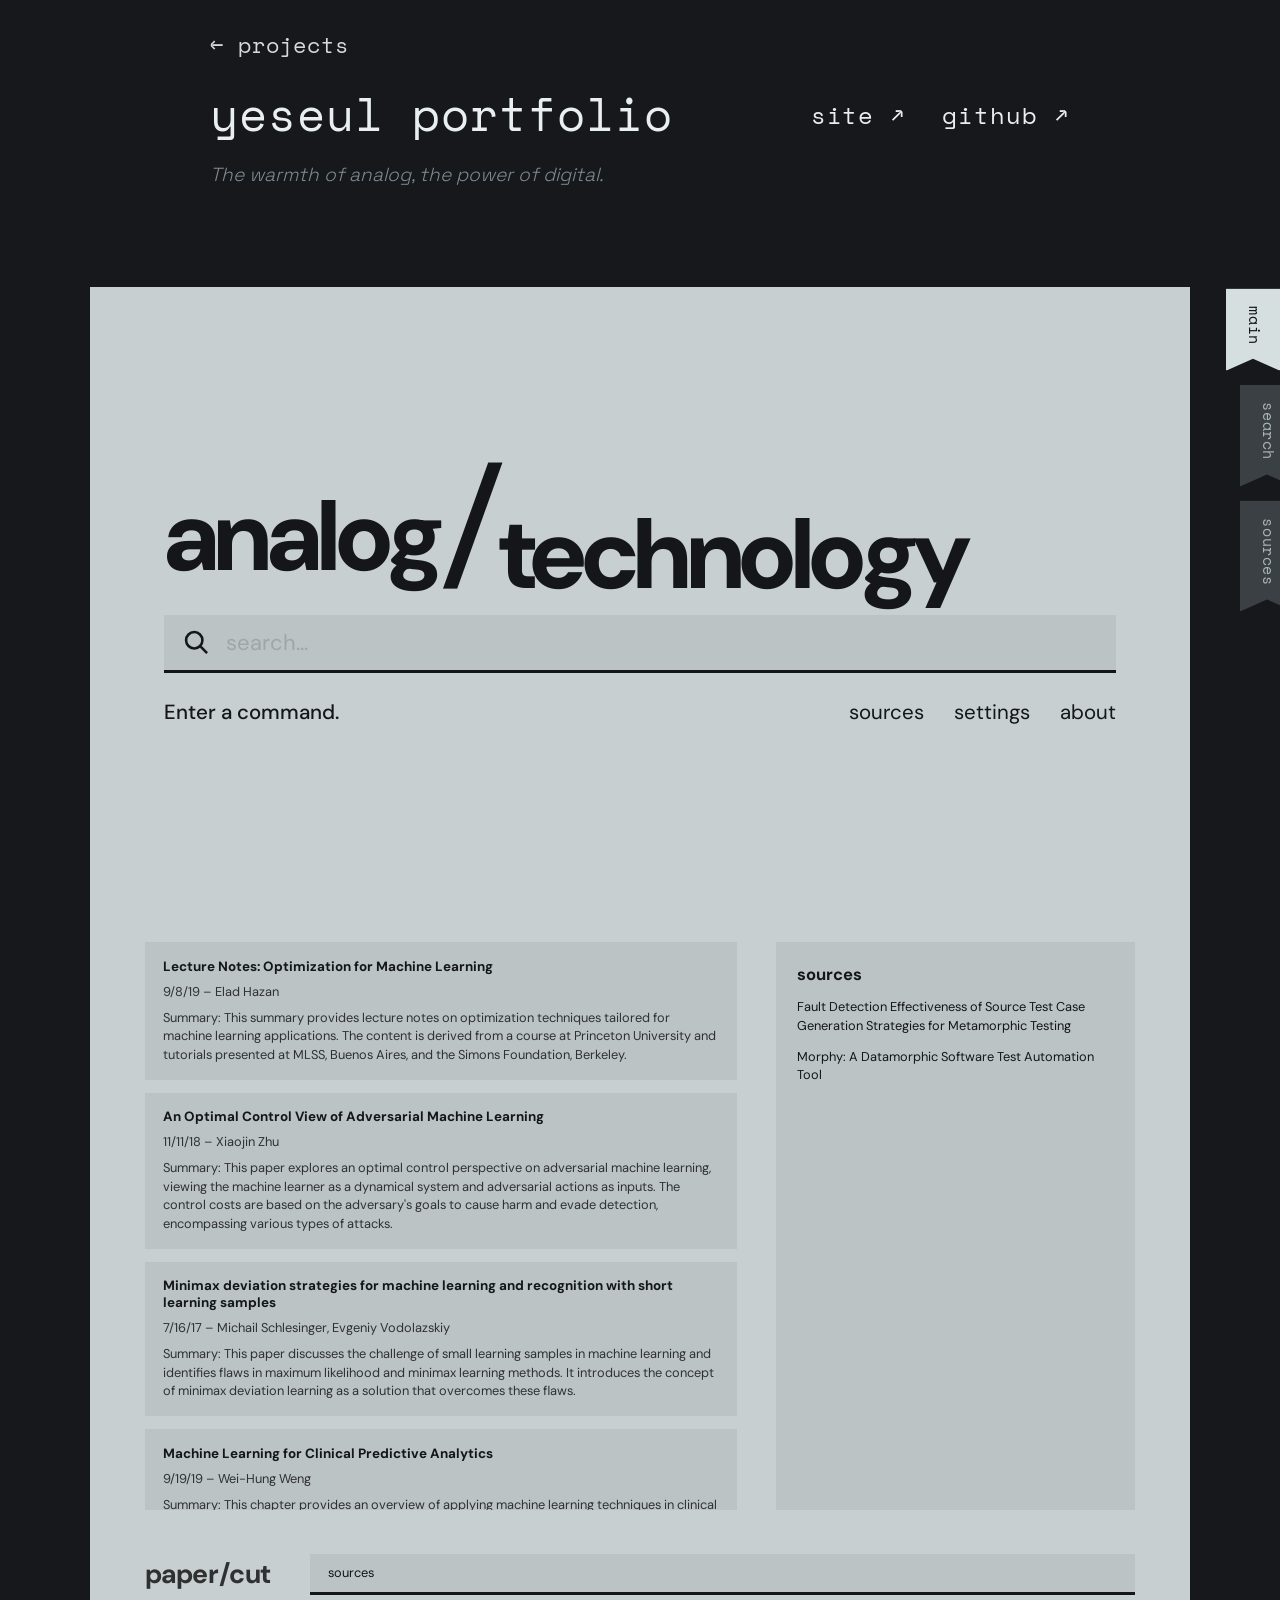
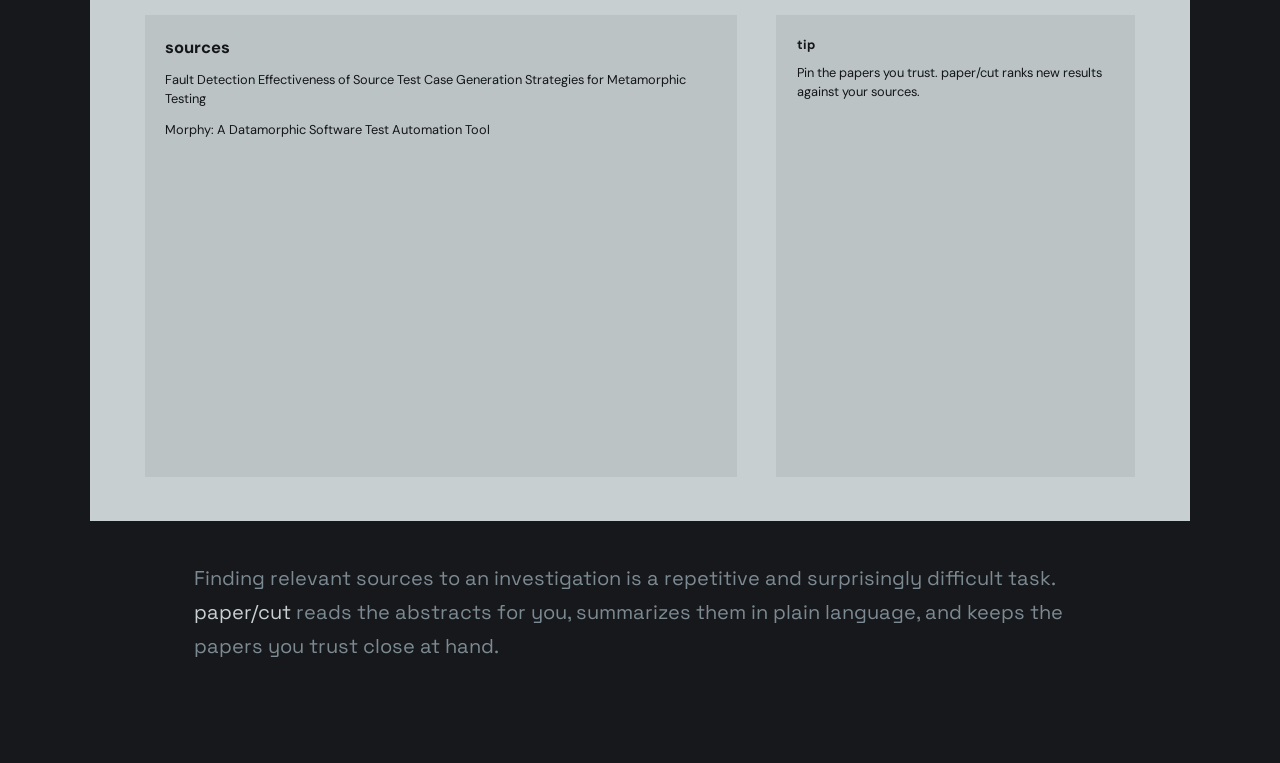
<file: index.html>
<!doctype html>
<html lang="ko">
  <head>
    <meta charset="utf-8" />
    <meta name="viewport" content="width=device-width, initial-scale=1" />
    <title>paper/cut</title>
    <link rel="stylesheet" href="css/style.css" />
  </head>
  <body>
    <header class="stage-header">
      <div>
        <a class="back" href="about.html" data-window="papercut-about"
          >← projects</a
        >
        <h1>yeseul portfolio</h1>
        <p>The warmth of analog, the power of digital.</p>
        <!-- <p>아날로그의 따뜻함, 디지털의 힘</p> -->
      </div>
      <nav>
        <a href="about.html" data-window="papercut-about">site ↗</a>
        <a href="https://github.com" target="_blank" rel="noopener">github ↗</a>
      </nav>
    </header>

    <nav class="bookmarks" aria-label="섹션 이동">
      <a href="#main" class="on"><span>main</span></a>
      <a href="#search"><span>search</span></a>
      <a href="#sources"><span>sources</span></a>
    </nav>

    <main class="stack">
      <!-- 1: 메인 -->
      <article class="slide slide-hero" id="main">
        <div class="logo">
          <span class="w1">analog</span><span class="slash">/</span
          ><span class="w2">technology</span>
        </div>
        <form class="search" id="hero-search" role="search">
          <svg
            width="28"
            height="28"
            viewBox="0 0 24 24"
            fill="none"
            stroke="currentColor"
            stroke-width="2.2"
          >
            <circle cx="10.5" cy="10.5" r="7" />
            <path d="M16 16l5.5 5.5" />
          </svg>
          <input
            name="q"
            type="search"
            placeholder="search..."
            autocomplete="off"
            aria-label="논문 검색"
          />
        </form>
        <div class="hero-foot">
          <strong>Enter a command.</strong>
          <nav class="menu">
            <a href="sources.html" data-window="papercut-sources">sources</a>
            <a href="settings.html" data-window="papercut-settings">settings</a>
            <a href="about.html" data-window="papercut-about">about</a>
          </nav>
        </div>
      </article>

      <!-- 2: 검색 결과 미리보기 -->
      <article
        class="slide link"
        id="search"
        data-href="search.html?q=machine%20learning"
        data-window="papercut-search"
      >
        <div class="mini">
          <!-- <div class="mini-top">
          <div class="logo"><span class="w1">paper</span><span class="slash">/</span><span class="w2">cut</span></div>
          <div class="search">
            <svg width="18" height="18" viewBox="0 0 24 24" fill="none" stroke="currentColor" stroke-width="2.2"><circle cx="10.5" cy="10.5" r="7"/><path d="M16 16l5.5 5.5"/></svg>
            <span>machine learning</span>
          </div>
        </div> -->
          <div class="mini-body">
            <div id="mini-results"></div>
            <div class="mini-col">
              <h4 style="margin: 0 0 0.8em; font-size: 1.3em">sources</h4>
              <div id="mini-results-src"></div>
            </div>
          </div>
        </div>
      </article>

      <!-- 3: sources 미리보기 -->
      <article
        class="slide link"
        id="sources"
        data-href="sources.html"
        data-window="papercut-sources"
      >
        <div class="mini">
          <div class="mini-top">
            <div class="logo">
              <span class="w1">paper</span><span class="slash">/</span
              ><span class="w2">cut</span>
            </div>
            <div class="search"><span>sources</span></div>
          </div>
          <div class="mini-body">
            <div class="mini-col" id="mini-sources"></div>
            <div class="mini-col">
              <h4 style="margin: 0 0 0.8em">tip</h4>
              <p style="margin: 0; line-height: 1.5">
                Pin the papers you trust. paper/cut ranks new results against
                your sources.
              </p>
            </div>
          </div>
        </div>
      </article>
    </main>

    <p class="blurb">
      Finding relevant sources to an investigation is a repetitive and
      surprisingly difficult task.
      <b>paper/cut</b> reads the abstracts for you, summarizes them in plain
      language, and keeps the papers you trust close at hand.
    </p>

    <script src="js/common.js"></script>
    <script>
      bindSearch(document.getElementById("hero-search"));

      // 미리보기 내용 채우기
      const esc = (s) =>
        s.replace(
          /[&<>"]/g,
          (c) => ({ "&": "&amp;", "<": "&lt;", ">": "&gt;", '"': "&quot;" })[c],
        );
      const srcHtml = getSources()
        .map((s) => `<p style="margin:0 0 1em;line-height:1.45">${esc(s)}</p>`)
        .join("");
      document.getElementById("mini-sources").innerHTML =
        `<h4 style="margin:0 0 .8em;font-size:1.3em">sources</h4>` + srcHtml;
      document.getElementById("mini-results-src").innerHTML = srcHtml;
      document.getElementById("mini-results").innerHTML = PAPERS.slice(0, 4)
        .map(
          (p) => `
      <div class="mini-card"><h4>${esc(p.title)}</h4><p class="meta">${p.date} – ${esc(p.authors)}</p><p>Summary: ${esc(p.summary)}</p></div>`,
        )
        .join("");

      // 북마크: 부드럽게 이동 + 현재 위치 표시
      const marks = [...document.querySelectorAll(".bookmarks a")];
      const panels = marks.map((a) =>
        document.querySelector(a.getAttribute("href")),
      );
      marks.forEach((a, i) =>
        a.addEventListener("click", (e) => {
          e.preventDefault();
          panels[i].scrollIntoView({ behavior: "smooth", block: "center" });
          history.replaceState(null, "", a.getAttribute("href"));
        }),
      );
      panels.forEach((p) => {
        new IntersectionObserver(
          (entries) => {
            if (entries[0].isIntersecting)
              marks.forEach((m, i) =>
                m.classList.toggle("on", panels[i] === p),
              );
          },
          { rootMargin: "-45% 0px -45% 0px" },
        ).observe(p);
      });

      // 미리보기 패널 클릭 시 새 창
      document
        .querySelectorAll(".slide.link")
        .forEach((s) =>
          s.addEventListener("click", () =>
            openWindow(s.dataset.href, s.dataset.window),
          ),
        );
    </script>
  </body>
</html>
</file>
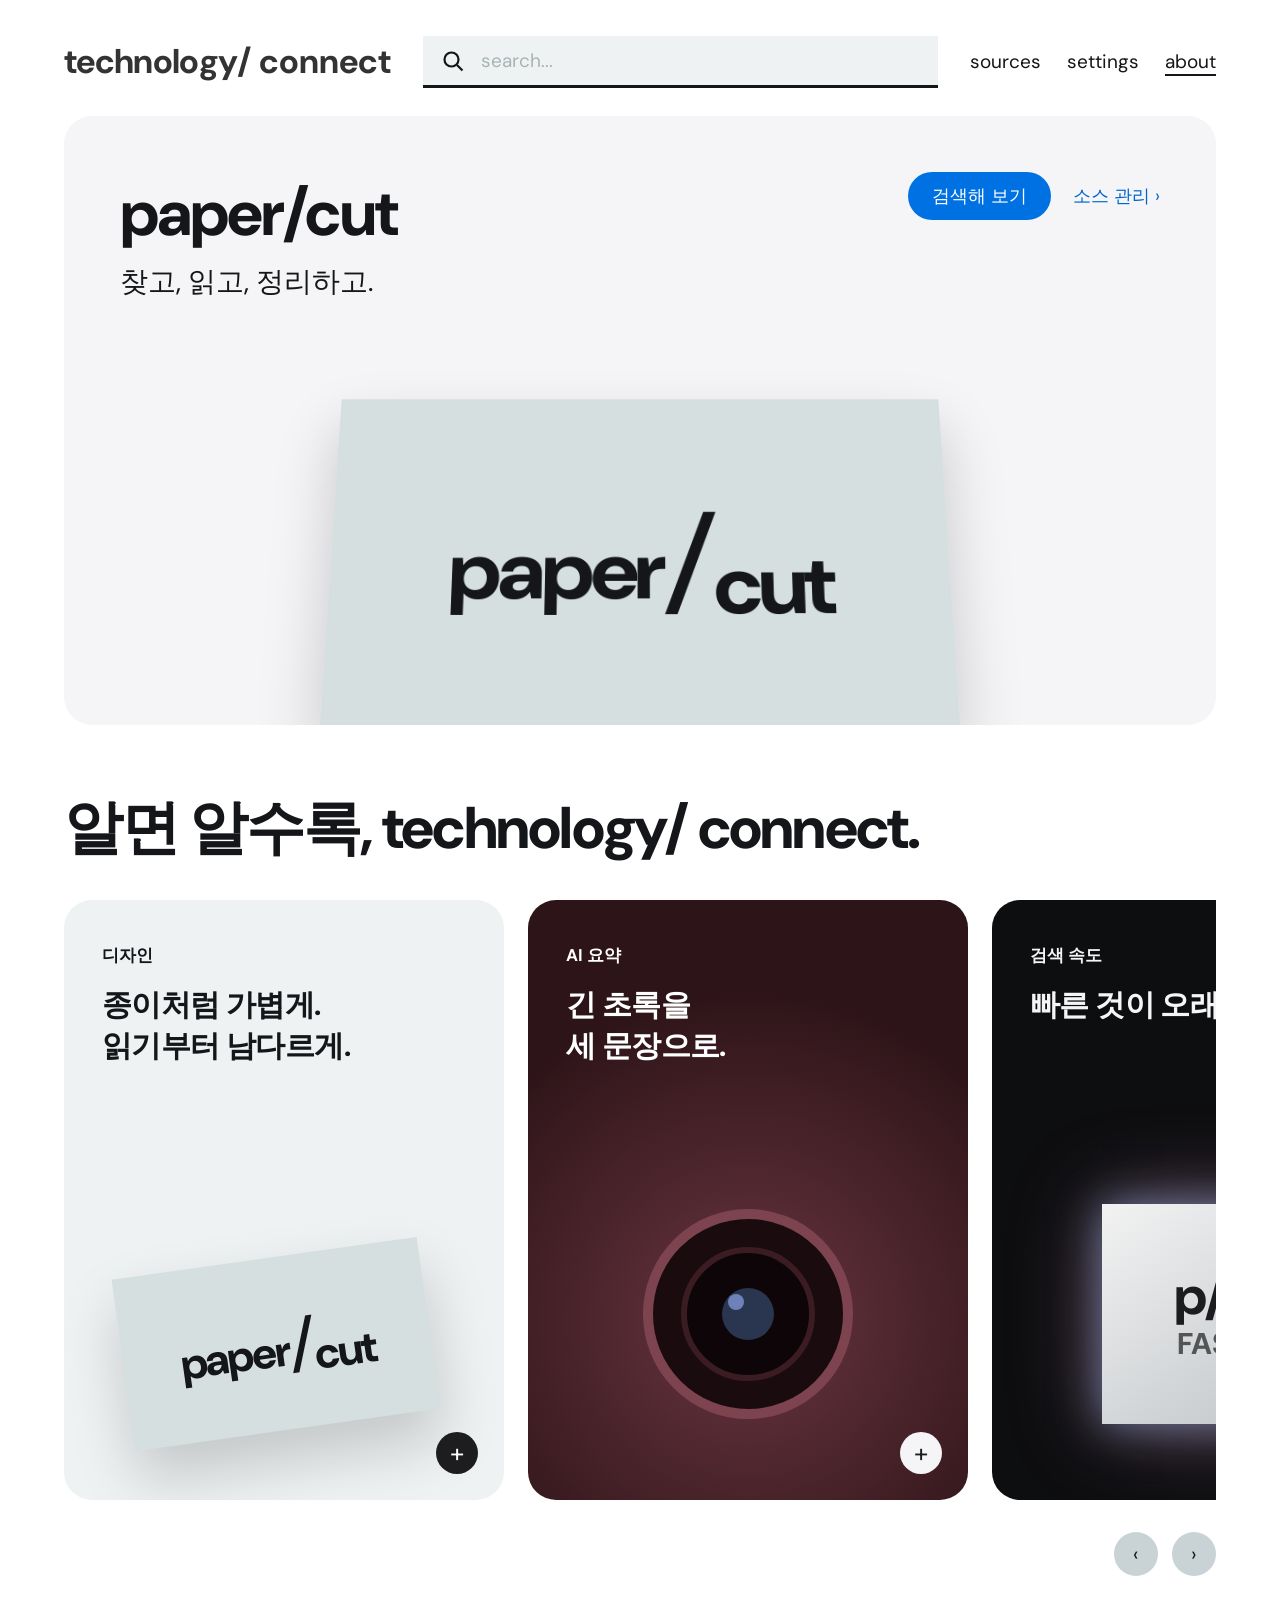
<file: about.html>
<!doctype html>
<html lang="ko">
  <head>
    <meta charset="utf-8" />
    <meta name="viewport" content="width=device-width, initial-scale=1" />
    <title>about · paper/cut</title>
    <link rel="stylesheet" href="css/style.css" />
    <style>
      body.page {
        background: #fff;
      }
      .page-head {
        background: #fff;
      }
      .page-head .search {
        background: #eef2f3;
      }
      .hero-card {
        background: #f5f5f7;
        border-radius: 28px;
        padding: 56px 56px 0;
        display: grid;
        grid-template-columns: 1fr auto;
        gap: 24px;
        overflow: hidden;
        margin-bottom: 64px;
      }
      .hero-card h1 {
        margin: 0;
        font-size: clamp(38px, 5vw, 64px);
        letter-spacing: -0.03em;
        font-weight: 800;
      }
      .hero-card .lead {
        margin: 8px 0 0;
        font-size: clamp(20px, 2.2vw, 30px);
      }
      .hero-card .cta {
        display: flex;
        gap: 22px;
        align-items: center;
        align-self: start;
      }
      .btn-pill {
        background: #0071e3;
        color: #fff;
        padding: 12px 24px;
        border-radius: 99px;
        font-size: 18px;
        font-weight: 500;
      }
      .btn-pill:hover {
        background: #0077ed;
      }
      .link-blue {
        color: #0066cc;
        font-size: 18px;
      }
      .link-blue:hover {
        text-decoration: underline;
      }
      .hero-art {
        grid-column: 1 / -1;
        display: grid;
        place-items: center;
        padding: 40px 0 0;
      }
      .sheet {
        width: min(640px, 90%);
        aspect-ratio: 16 / 9;
        background: var(--paper);
        box-shadow: 0 30px 60px rgba(0, 0, 0, 0.18);
        display: grid;
        place-items: center;
        transform: perspective(1200px) rotateX(14deg);
        transform-origin: bottom;
      }
      .sheet .logo {
        font-size: clamp(40px, 7vw, 92px);
      }
      @media (max-width: 900px) {
        .hero-card {
          grid-template-columns: 1fr;
          padding: 36px 28px 0;
        }
      }
    </style>
  </head>
  <body class="page">
    <header class="page-head">
      <a class="logo" href="index.html"
        ><span class="w1">technology</span><span class="slash">/ connect</span
        ><span class="w2"></span
      ></a>
      <form class="search" id="search" role="search">
        <svg
          width="24"
          height="24"
          viewBox="0 0 24 24"
          fill="none"
          stroke="currentColor"
          stroke-width="2.2"
        >
          <circle cx="10.5" cy="10.5" r="7" />
          <path d="M16 16l5.5 5.5" />
        </svg>
        <input
          name="q"
          type="search"
          placeholder="search..."
          autocomplete="off"
          aria-label="논문 검색"
        />
      </form>
      <nav class="tabs">
        <a href="sources.html" data-window="papercut-sources">sources</a>
        <a href="settings.html" data-window="papercut-settings">settings</a>
        <a class="on" href="about.html">about</a>
      </nav>
    </header>

    <main class="page-body">
      <section class="hero-card">
        <div>
          <h1>paper/cut</h1>
          <p class="lead">찾고, 읽고, 정리하고.</p>
        </div>
        <div class="cta">
          <a
            class="btn-pill"
            href="search.html?q=machine%20learning"
            data-window="papercut-search"
            >검색해 보기</a
          >
          <a
            class="link-blue"
            href="sources.html"
            data-window="papercut-sources"
            >소스 관리 ›</a
          >
        </div>
        <div class="hero-art">
          <div class="sheet">
            <div class="logo">
              <span class="w1">paper</span><span class="slash">/</span
              ><span class="w2">cut</span>
            </div>
          </div>
        </div>
      </section>

      <h2 class="about-title">알면 알수록, technology/ connect.</h2>
      <div class="cards" id="cards">
        <article class="card">
          <p class="eyebrow">디자인</p>
          <h3>종이처럼 가볍게.<br />읽기부터 남다르게.</h3>
          <div class="art">
            <div
              class="sheet"
              style="width: 70%; transform: rotate(-8deg) translateY(30px)"
            >
              <div class="logo" style="font-size: 44px">
                <span class="w1">paper</span><span class="slash">/</span
                ><span class="w2">cut</span>
              </div>
            </div>
          </div>
          <div class="more">
            어두운 배경 위에 종이 한 장. 장식을 걷어내고 제목, 저자, 요약만 남겨
            눈이 필요한 곳에만 머물도록 설계했어요.
          </div>
          <button class="plus" aria-label="더 보기">+</button>
        </article>

        <article class="card wine">
          <p class="eyebrow">AI 요약</p>
          <h3>긴 초록을<br />세 문장으로.</h3>
          <div class="art">
            <svg
              width="220"
              height="220"
              viewBox="0 0 220 220"
              aria-hidden="true"
            >
              <circle
                cx="110"
                cy="110"
                r="100"
                fill="#1a0b0e"
                stroke="#7d4450"
                stroke-width="10"
              />
              <circle
                cx="110"
                cy="110"
                r="64"
                fill="#0d0507"
                stroke="#3b1c22"
                stroke-width="6"
              />
              <circle cx="110" cy="110" r="26" fill="#2a3550" />
              <circle cx="98" cy="98" r="8" fill="#9fb4ff" opacity=".6" />
            </svg>
          </div>
          <div class="more">
            논문 초록을 읽고 핵심만 쉬운 문장으로 요약해요. 설정에서 요약 표시를
            켜고 끌 수 있어요.
          </div>
          <button class="plus" aria-label="더 보기">+</button>
        </article>

        <article class="card dark">
          <p class="eyebrow">검색 속도</p>
          <h3>빠른 것이 오래간다.</h3>
          <div class="art">
            <div
              style="
                width: 220px;
                height: 220px;
                background: linear-gradient(145deg, #f2f2f2, #bfc4c8);
                box-shadow:
                  0 0 40px rgba(160, 190, 255, 0.55),
                  0 0 90px rgba(255, 170, 200, 0.35);
                display: grid;
                place-items: center;
                color: #1d1d1f;
              "
            >
              <div style="text-align: center; font-weight: 800; line-height: 1">
                <div style="font-size: 54px; letter-spacing: -0.04em">p/c</div>
                <div style="font-size: 30px; color: #555; margin-top: 6px">
                  FAST
                </div>
              </div>
            </div>
          </div>
          <div class="more">
            검색어를 입력하면 관련도 순으로 논문을 정렬해 보여줘요. 결과가 많을
            땐 설정에서 개수를 조절하세요.
          </div>
          <button class="plus" aria-label="더 보기">+</button>
        </article>

        <article class="card dark">
          <p class="eyebrow">소스 관리</p>
          <h3>적재적소, 유용하게.</h3>
          <div class="art" style="place-items: end center">
            <div
              style="
                width: 80%;
                background: #1c1d20;
                border-radius: 22px 22px 0 0;
                padding: 22px;
                color: #e5e5e7;
                font-size: 15px;
                line-height: 1.5;
              "
            >
              <div
                style="
                  background: #2b2c30;
                  border-radius: 14px;
                  padding: 12px 14px;
                  margin-bottom: 12px;
                "
              >
                → Morphy: A Datamorphic Software Test Automation Tool
              </div>
              <div
                style="
                  background: #2b2c30;
                  border-radius: 14px;
                  padding: 12px 14px;
                  margin-bottom: 12px;
                "
              >
                → Attention Is All You Need
              </div>
              <div
                style="
                  border-left: 3px solid #e8743b;
                  padding: 6px 12px;
                  color: #e8743b;
                "
              >
                sources · 3
              </div>
            </div>
          </div>
          <div class="more">
            검색 결과에서 → 를 누르면 sources 목록에 담겨요. 여러 창을 오가도
            목록은 그대로 유지돼요.
          </div>
          <button class="plus" aria-label="더 보기">+</button>
        </article>
      </div>
      <div class="card-nav">
        <button id="cprev" aria-label="이전">‹</button>
        <button id="cnext" aria-label="다음">›</button>
      </div>
    </main>

    <script src="js/common.js"></script>
    <script>
      bindSearch(document.getElementById("search"));

      const cards = document.getElementById("cards");
      const step = () => cards.firstElementChild.offsetWidth + 24;
      document
        .getElementById("cprev")
        .addEventListener("click", () => cards.scrollBy({ left: -step() }));
      document
        .getElementById("cnext")
        .addEventListener("click", () => cards.scrollBy({ left: step() }));
      cards.addEventListener("click", (e) => {
        const plus = e.target.closest(".plus");
        if (plus) plus.closest(".card").classList.toggle("open");
      });
    </script>
  </body>
</html>
</file>
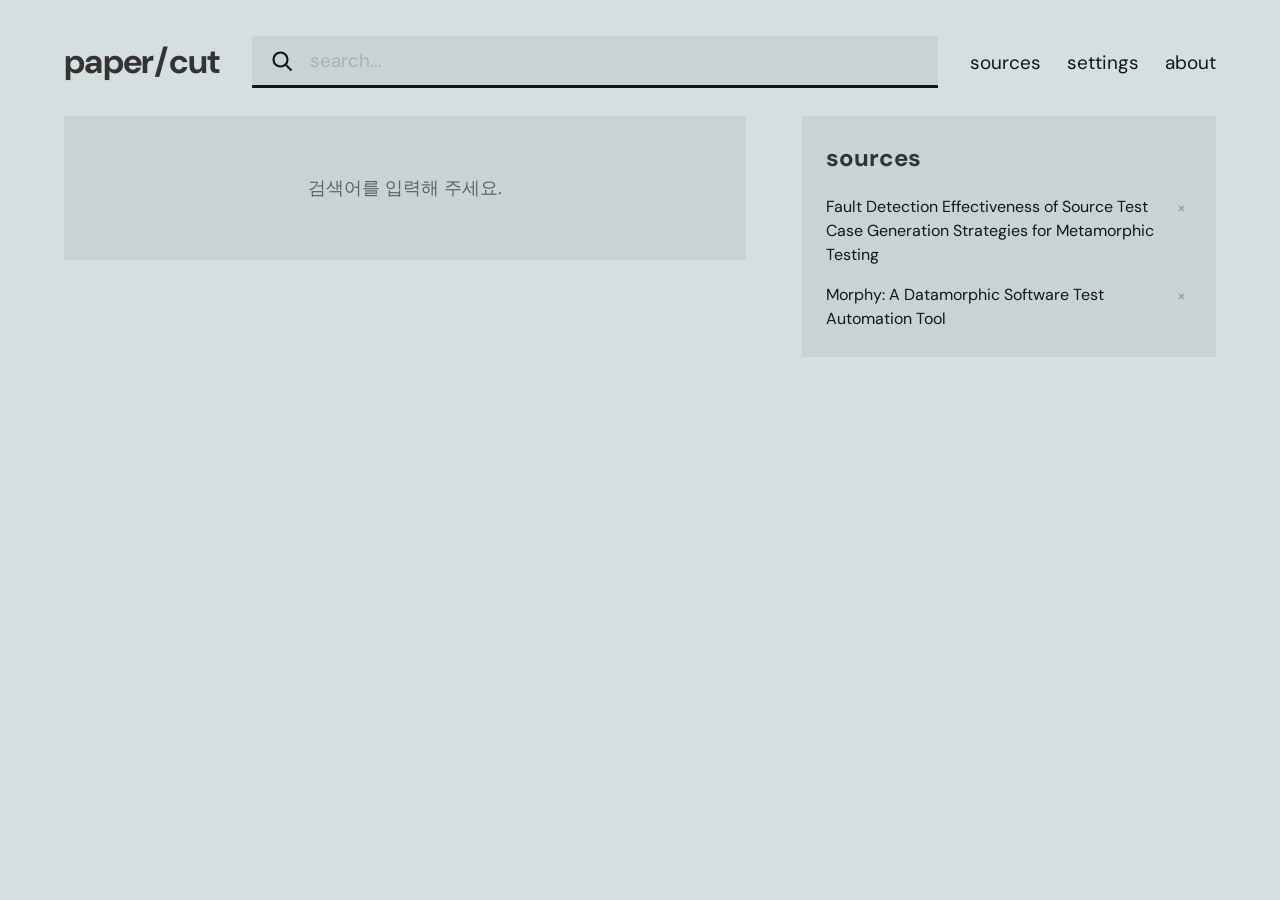
<file: search.html>
<!doctype html>
<html lang="ko">
<head>
  <meta charset="utf-8">
  <meta name="viewport" content="width=device-width, initial-scale=1">
  <title>search · paper/cut</title>
  <link rel="stylesheet" href="css/style.css">
</head>
<body class="page">
  <header class="page-head">
    <a class="logo" href="index.html"><span class="w1">paper</span><span class="slash">/</span><span class="w2">cut</span></a>
    <form class="search" id="search" role="search">
      <svg width="24" height="24" viewBox="0 0 24 24" fill="none" stroke="currentColor" stroke-width="2.2"><circle cx="10.5" cy="10.5" r="7"/><path d="M16 16l5.5 5.5"/></svg>
      <input name="q" type="search" placeholder="search..." autocomplete="off" aria-label="논문 검색">
    </form>
    <nav class="tabs">
      <a href="sources.html" data-window="papercut-sources">sources</a>
      <a href="settings.html" data-window="papercut-settings">settings</a>
      <a href="about.html" data-window="papercut-about">about</a>
    </nav>
  </header>

  <main class="page-body layout">
    <section id="results" class="results" aria-live="polite"></section>
    <aside class="panel">
      <h2>sources</h2>
      <ul class="src-list" id="sources"></ul>
    </aside>
  </main>

  <script src="js/common.js"></script>
  <script>
    const form = document.getElementById("search");
    bindSearch(form, { sameWindow: true });

    const q = new URLSearchParams(location.search).get("q") || "";
    form.q.value = q;
    document.title = `${q || "search"} · paper/cut`;

    const esc = (s) => s.replace(/[&<>"]/g, (c) => ({ "&": "&amp;", "<": "&lt;", ">": "&gt;", '"': "&quot;" }[c]));
    const settings = getSettings();
    const resultsEl = document.getElementById("results");
    const sourcesEl = document.getElementById("sources");

    function renderSources() {
      const list = getSources();
      sourcesEl.innerHTML = list.length
        ? list.map((s, i) => `<li><span>${esc(s)}</span><button data-i="${i}" aria-label="소스에서 제거">×</button></li>`).join("")
        : `<li class="src-empty">→ 버튼으로 논문을 소스에 추가해 보세요.</li>`;
    }
    sourcesEl.addEventListener("click", (e) => {
      const b = e.target.closest("button");
      if (!b) return;
      const list = getSources();
      list.splice(+b.dataset.i, 1);
      setSources(list);
      renderSources();
    });

    function search(query) {
      const words = query.toLowerCase().split(/\s+/).filter(Boolean);
      let hits = PAPERS
        .map((p) => {
          const hay = (p.title + " " + p.authors + " " + p.summary).toLowerCase();
          return { p, score: words.reduce((n, w) => n + (hay.includes(w) ? 1 : 0), 0) };
        })
        .filter((h) => h.score > 0);
      if (settings.sort === "date") {
        const t = (d) => { const [m, day, y] = d.split("/"); return new Date(2000 + +y, m - 1, day).getTime(); };
        hits.sort((a, b) => t(b.p.date) - t(a.p.date));
      } else {
        hits.sort((a, b) => b.score - a.score);
      }
      return hits.slice(0, settings.count).map((h) => h.p);
    }

    function renderResults(list) {
      if (!list.length) {
        resultsEl.innerHTML = `<div class="empty">“${esc(q)}”에 대한 논문을 찾지 못했어요.<br>다른 키워드로 검색해 보세요.</div>`;
        return;
      }
      resultsEl.innerHTML = list.map((p, i) => `
        <article class="result" data-i="${i}">
          <button class="act del" aria-label="결과 숨기기"><svg width="22" height="22" viewBox="0 0 24 24" fill="none" stroke="currentColor" stroke-width="1.8"><path d="M5 5l14 14M19 5L5 19"/></svg></button>
          <h3>${esc(p.title)}</h3>
          <div class="meta">${p.date} – ${esc(p.authors)}</div>
          ${settings.summaries ? `<p>Summary: ${esc(p.summary)}</p>` : ""}
          <button class="act add" aria-label="소스에 추가"><svg width="22" height="22" viewBox="0 0 24 24" fill="none" stroke="currentColor" stroke-width="1.8"><path d="M4 12h15M13 5l7 7-7 7"/></svg></button>
        </article>`).join("");

      resultsEl.onclick = (e) => {
        const btn = e.target.closest(".act");
        if (!btn) return;
        const card = btn.closest(".result");
        const paper = list[+card.dataset.i];
        if (btn.classList.contains("add")) {
          const src = getSources();
          if (!src.includes(paper.title)) { src.push(paper.title); setSources(src); renderSources(); }
        }
        card.classList.add("gone");
        setTimeout(() => card.remove(), 350);
      };
    }

    renderSources();
    if (q) {
      resultsEl.innerHTML = `<div class="loader-wrap"><div class="loader"><i></i><i></i></div></div>`;
      setTimeout(() => renderResults(search(q)), 1100);
    } else {
      resultsEl.innerHTML = `<div class="empty">검색어를 입력해 주세요.</div>`;
      form.q.focus();
    }
  </script>
</body>
</html>
</file>
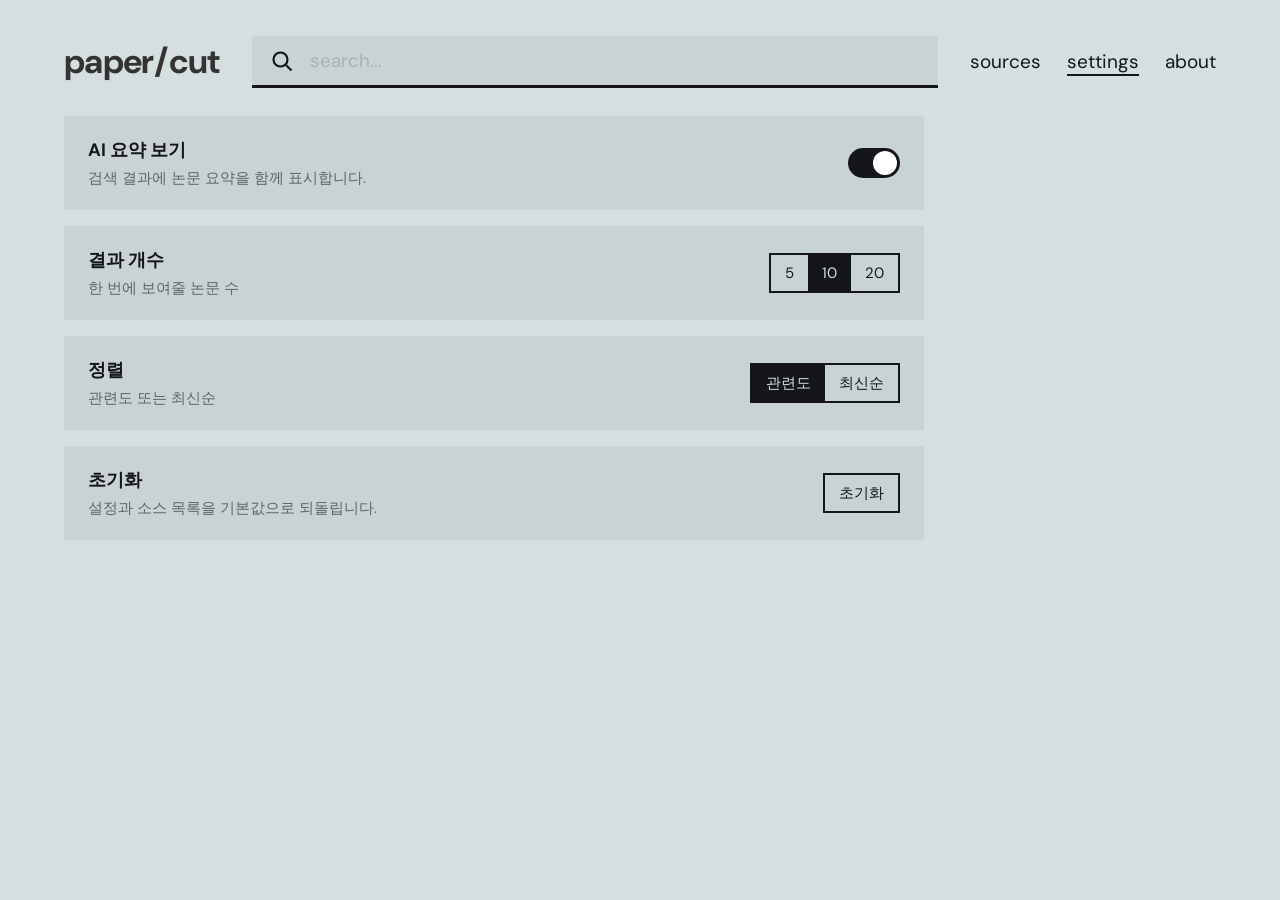
<file: settings.html>
<!doctype html>
<html lang="ko">
<head>
  <meta charset="utf-8">
  <meta name="viewport" content="width=device-width, initial-scale=1">
  <title>settings · paper/cut</title>
  <link rel="stylesheet" href="css/style.css">
</head>
<body class="page">
  <header class="page-head">
    <a class="logo" href="index.html"><span class="w1">paper</span><span class="slash">/</span><span class="w2">cut</span></a>
    <form class="search" id="search" role="search">
      <svg width="24" height="24" viewBox="0 0 24 24" fill="none" stroke="currentColor" stroke-width="2.2"><circle cx="10.5" cy="10.5" r="7"/><path d="M16 16l5.5 5.5"/></svg>
      <input name="q" type="search" placeholder="search..." autocomplete="off" aria-label="논문 검색">
    </form>
    <nav class="tabs">
      <a href="sources.html" data-window="papercut-sources">sources</a>
      <a class="on" href="settings.html">settings</a>
      <a href="about.html" data-window="papercut-about">about</a>
    </nav>
  </header>

  <main class="page-body">
    <div class="settings">
      <div class="setting">
        <div><h3>AI 요약 보기</h3><p>검색 결과에 논문 요약을 함께 표시합니다.</p></div>
        <label class="switch"><input type="checkbox" id="summaries"><span></span></label>
      </div>
      <div class="setting">
        <div><h3>결과 개수</h3><p>한 번에 보여줄 논문 수</p></div>
        <div class="seg" data-key="count">
          <button data-v="5">5</button><button data-v="10">10</button><button data-v="20">20</button>
        </div>
      </div>
      <div class="setting">
        <div><h3>정렬</h3><p>관련도 또는 최신순</p></div>
        <div class="seg" data-key="sort">
          <button data-v="relevance">관련도</button><button data-v="date">최신순</button>
        </div>
      </div>
      <div class="setting">
        <div><h3>초기화</h3><p>설정과 소스 목록을 기본값으로 되돌립니다.</p></div>
        <div class="seg"><button id="reset">초기화</button></div>
      </div>
    </div>
  </main>
  <div class="toast" id="toast">저장됨</div>

  <script src="js/common.js"></script>
  <script>
    bindSearch(document.getElementById("search"));

    const toast = document.getElementById("toast");
    let timer;
    function saved(msg = "저장됨") {
      toast.textContent = msg;
      toast.classList.add("show");
      clearTimeout(timer);
      timer = setTimeout(() => toast.classList.remove("show"), 1400);
    }
    function save(patch) {
      store.set("settings", { ...getSettings(), ...patch });
      render();
      saved();
    }
    function render() {
      const s = getSettings();
      document.getElementById("summaries").checked = s.summaries;
      document.querySelectorAll(".seg[data-key]").forEach((seg) => {
        seg.querySelectorAll("button").forEach((b) => b.classList.toggle("on", b.dataset.v === String(s[seg.dataset.key])));
      });
    }

    document.getElementById("summaries").addEventListener("change", (e) => save({ summaries: e.target.checked }));
    document.querySelectorAll(".seg[data-key]").forEach((seg) => seg.addEventListener("click", (e) => {
      const b = e.target.closest("button");
      if (!b) return;
      const key = seg.dataset.key;
      save({ [key]: key === "count" ? +b.dataset.v : b.dataset.v });
    }));
    document.getElementById("reset").addEventListener("click", () => {
      store.set("settings", DEFAULT_SETTINGS);
      setSources(DEFAULT_SOURCES);
      render();
      saved("기본값으로 초기화했어요");
    });
    render();
  </script>
</body>
</html>
</file>
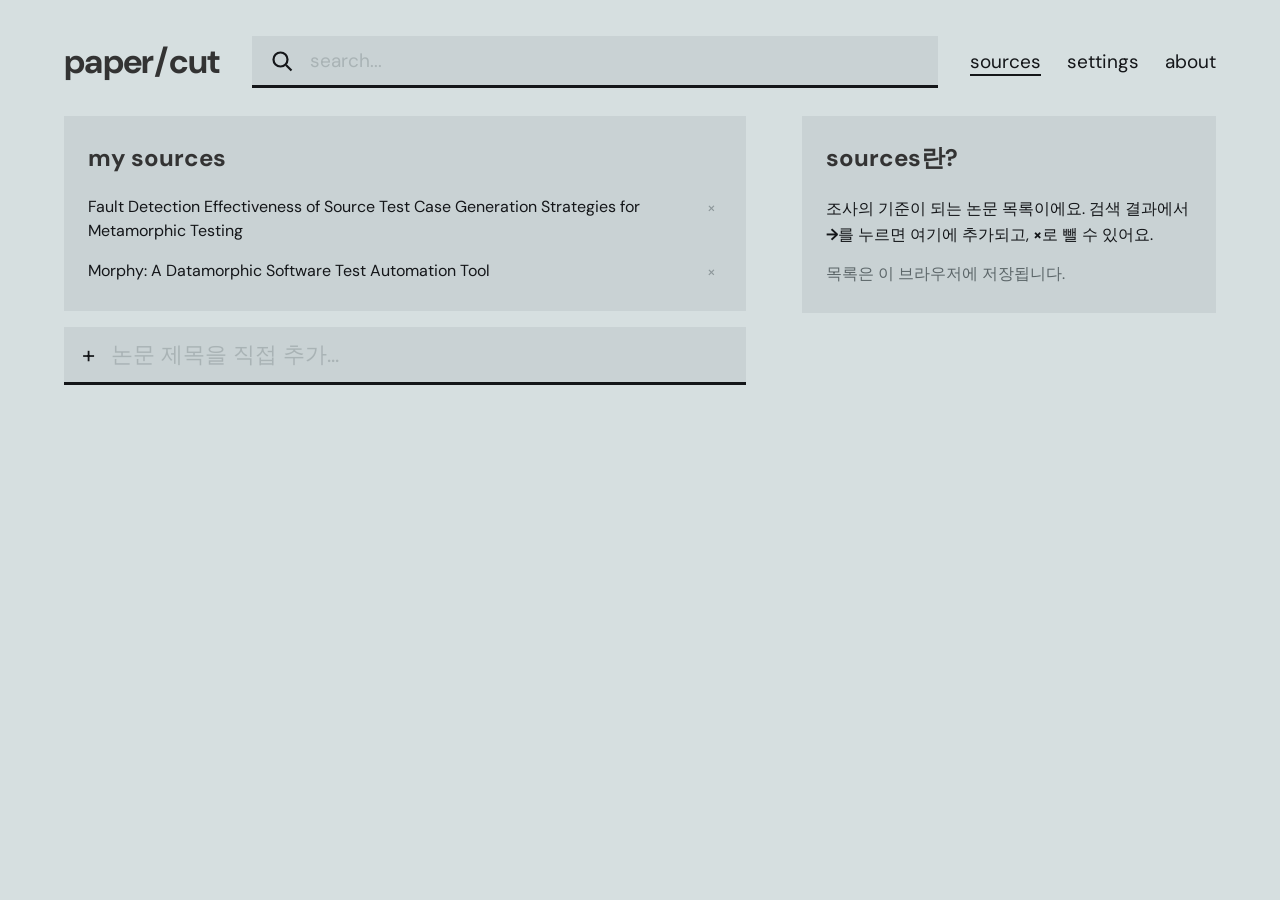
<file: sources.html>
<!doctype html>
<html lang="ko">
<head>
  <meta charset="utf-8">
  <meta name="viewport" content="width=device-width, initial-scale=1">
  <title>sources · paper/cut</title>
  <link rel="stylesheet" href="css/style.css">
</head>
<body class="page">
  <header class="page-head">
    <a class="logo" href="index.html"><span class="w1">paper</span><span class="slash">/</span><span class="w2">cut</span></a>
    <form class="search" id="search" role="search">
      <svg width="24" height="24" viewBox="0 0 24 24" fill="none" stroke="currentColor" stroke-width="2.2"><circle cx="10.5" cy="10.5" r="7"/><path d="M16 16l5.5 5.5"/></svg>
      <input name="q" type="search" placeholder="search..." autocomplete="off" aria-label="논문 검색">
    </form>
    <nav class="tabs">
      <a class="on" href="sources.html">sources</a>
      <a href="settings.html" data-window="papercut-settings">settings</a>
      <a href="about.html" data-window="papercut-about">about</a>
    </nav>
  </header>

  <main class="page-body layout">
    <section>
      <div class="panel">
        <h2>my sources</h2>
        <ul class="src-list" id="sources"></ul>
      </div>
      <form class="search" id="add" style="margin-top:16px">
        <span style="font-size:24px;line-height:1">+</span>
        <input name="title" placeholder="논문 제목을 직접 추가..." autocomplete="off" aria-label="소스 추가">
      </form>
    </section>
    <aside class="panel">
      <h2>sources란?</h2>
      <p style="margin:0 0 14px;line-height:1.6">조사의 기준이 되는 논문 목록이에요. 검색 결과에서 <b>→</b>를 누르면 여기에 추가되고, <b>×</b>로 뺄 수 있어요.</p>
      <p style="margin:0;line-height:1.6;color:var(--muted)">목록은 이 브라우저에 저장됩니다.</p>
    </aside>
  </main>

  <script src="js/common.js"></script>
  <script>
    bindSearch(document.getElementById("search"));

    const esc = (s) => s.replace(/[&<>"]/g, (c) => ({ "&": "&amp;", "<": "&lt;", ">": "&gt;", '"': "&quot;" }[c]));
    const el = document.getElementById("sources");

    function render() {
      const list = getSources();
      el.innerHTML = list.length
        ? list.map((s, i) => `<li><span>${esc(s)}</span><button data-i="${i}" aria-label="제거">×</button></li>`).join("")
        : `<li class="src-empty">아직 소스가 없어요.</li>`;
    }
    el.addEventListener("click", (e) => {
      const b = e.target.closest("button");
      if (!b) return;
      const list = getSources();
      list.splice(+b.dataset.i, 1);
      setSources(list);
      render();
    });
    document.getElementById("add").addEventListener("submit", (e) => {
      e.preventDefault();
      const t = e.target.title.value.trim();
      if (!t) return;
      const list = getSources();
      if (!list.includes(t)) list.push(t);
      setSources(list);
      e.target.reset();
      render();
    });
    // 다른 창에서 소스가 바뀌면 바로 반영
    addEventListener("storage", render);
    render();
  </script>
</body>
</html>
</file>
<file: css/style.css>
@import url("https://fonts.googleapis.com/css2?family=DM+Sans:ital,opsz,wght@0,9..40,400;0,9..40,500;0,9..40,700;0,9..40,800;1,9..40,400&family=Space+Mono&family=Space+Grotesk:wght@300;400&display=swap");

:root {
  --ink: #141619;
  --night: #16181b;
  --paper: #d6dfe0;
  --paper-2: #c9d2d4;
  --paper-3: #bfc8ca;
  --muted: #5c6669;
  --sub: #7c8b93;
  --font:
    "DM Sans", "Pretendard", "Apple SD Gothic Neo", "Malgun Gothic", system-ui,
    sans-serif;
  --mono: "Space Mono", ui-monospace, Consolas, monospace;
}

* {
  box-sizing: border-box;
}

html,
body {
  margin: 0;
  background: var(--night);
  color: var(--ink);
  font-family: var(--font);
  -webkit-font-smoothing: antialiased;
}

a {
  color: inherit;
  text-decoration: none;
}
button {
  font: inherit;
  color: inherit;
  background: none;
  border: 0;
  cursor: pointer;
}

/* ---------- 메인: 검은 바탕 + 종이 ---------- */
.stage-header {
  max-width: 940px;
  margin: 0 auto;
  padding: 28px 40px 100px;
  color: #e9eef0;
  display: flex;
  justify-content: space-between;
  align-items: flex-end;
  gap: 24px;
  flex-wrap: wrap;
}
.stage-header .back {
  display: inline-block;
  font-family: var(--mono);
  font-size: 22px;
  letter-spacing: 0.04em;
  margin-bottom: 18px;
  opacity: 0.9;
}
.stage-header h1 {
  margin: 0;
  font-family: var(--mono);
  font-weight: 400;
  font-size: clamp(32px, 4vw, 46px);
  letter-spacing: 0.02em;
}
.stage-header p {
  margin: 14px 0 0;
  font-family: "Space Grotesk", var(--font);
  font-style: italic;
  font-weight: 300;
  color: var(--sub);
  font-size: 19px;
}
.stage-header nav {
  display: flex;
  gap: 36px;
  padding-bottom: 54px;
}
.stage-header nav a {
  font-family: var(--mono);
  font-size: 24px;
  letter-spacing: 0.04em;
  transition: opacity 0.2s;
}
.stage-header nav a:hover {
  opacity: 0.6;
}

.carousel {
  position: relative;
  overflow: hidden;
  padding-bottom: 8px;
}
.track {
  display: flex;
  gap: 56px;
  transition: transform 0.7s cubic-bezier(0.65, 0, 0.25, 1);
  will-change: transform;
}
.slide {
  flex: 0 0 min(1400px, 78vw);
  aspect-ratio: 1400 / 778;
  background: var(--paper);
  position: relative;
  overflow: hidden;
  transition:
    opacity 0.5s,
    filter 0.5s;
}
.slide:not(.is-active) {
  opacity: 0.92;
  cursor: pointer;
}
.slide:not(.is-active) > * {
  pointer-events: none;
}

.slide-hero {
  display: flex;
  flex-direction: column;
  justify-content: center;
  padding: 0 6%;
}

/* paper/cut 로고 */
.logo {
  display: flex;
  align-items: flex-end;
  font-weight: 800;
  letter-spacing: -0.045em;
  line-height: 0.8;
  user-select: none;
}
.logo .w1 {
  font-size: 1em;
}
.logo .slash {
  font-weight: 500;
  font-size: 1.45em;
  margin: 0 -0.02em 0 0.02em;
  transform: translateY(0.05em) skewX(-4deg);
  letter-spacing: 0;
}
.logo .w2 {
  font-size: 1em;
  transform: translateY(0.18em);
}
.slide-hero .logo {
  font-size: clamp(48px, 9.4vw, 140px);
}

.search {
  display: flex;
  align-items: center;
  gap: 14px;
  background: var(--paper-2);
  border-bottom: 3px solid var(--ink);
  padding: 0 18px;
  height: 58px;
  margin-top: clamp(28px, 3vw, 44px);
}
.search svg {
  flex: none;
}
.search input {
  flex: 1;
  height: 100%;
  border: 0;
  background: transparent;
  font: inherit;
  font-size: 22px;
  color: var(--ink);
  outline: none;
  min-width: 0;
}
.search input::placeholder {
  color: #a9b3b5;
}

.hero-foot {
  display: flex;
  justify-content: space-between;
  align-items: center;
  flex-wrap: wrap;
  gap: 12px;
  margin-top: 26px;
  font-size: clamp(16px, 1.6vw, 22px);
}
.hero-foot strong {
  font-weight: 500;
}
.menu {
  display: flex;
  gap: 30px;
}
.menu a {
  position: relative;
}
.menu a::after {
  content: "";
  position: absolute;
  left: 0;
  right: 0;
  bottom: -3px;
  height: 2px;
  background: var(--ink);
  transform: scaleX(0);
  transform-origin: left;
  transition: transform 0.25s;
}
.menu a:hover::after {
  transform: scaleX(1);
}

/* 슬라이드 미리보기 (작게 축소된 페이지) */
.mini {
  padding: 4% 5%;
  height: 100%;
  display: flex;
  flex-direction: column;
  gap: 4%;
  font-size: clamp(9px, 1vw, 15px);
}
.mini-top {
  display: flex;
  align-items: center;
  gap: 4%;
}
.mini-top .logo {
  font-size: 2.1em;
  color: #333;
  font-weight: 700;
  letter-spacing: -0.02em;
}
.mini-top .logo .slash {
  font-size: 1em;
  transform: none;
  font-weight: 700;
}
.mini-top .logo .w2 {
  transform: none;
}
.mini-top .search {
  flex: 1;
  margin: 0;
  height: 3.2em;
  font-size: 1em;
}
.mini-body {
  flex: 1;
  display: grid;
  grid-template-columns: 1.65fr 1fr;
  gap: 4%;
  min-height: 0;
}
.mini-col {
  background: var(--paper-2);
  padding: 1.6em;
  overflow: hidden;
}
.mini-card {
  background: var(--paper-2);
  padding: 1.2em 1.4em;
  margin-bottom: 1em;
}
.mini-card h4 {
  margin: 0 0 0.6em;
  font-size: 1.05em;
}
.mini-card p {
  margin: 0;
  color: #333;
  line-height: 1.45;
}
.mini-card .meta {
  margin-bottom: 0.6em;
}

.peek-arrow {
  position: absolute;
  top: 50%;
  width: 68px;
  height: 68px;
  background: var(--ink);
  color: #fff;
  display: grid;
  place-items: center;
  transform: translateY(-50%);
  z-index: 3;
  transition:
    transform 0.2s,
    opacity 0.2s;
}
.peek-arrow:hover {
  transform: translateY(-50%) scale(1.06);
}
.peek-arrow[disabled] {
  opacity: 0;
  pointer-events: none;
}
.peek-arrow.prev {
  left: calc((100vw - min(1400px, 78vw)) / 2 - 56px - 34px);
}
.peek-arrow.next {
  right: calc((100vw - min(1400px, 78vw)) / 2 - 56px - 34px);
}

.dots {
  display: flex;
  justify-content: center;
  gap: 10px;
  margin: 28px 0 0;
}
.dots button {
  width: 8px;
  height: 8px;
  border-radius: 99px;
  background: #4a5257;
  transition:
    width 0.3s,
    background 0.3s;
}
.dots button.on {
  width: 48px;
  background: #c8d0d2;
}

.blurb {
  max-width: 940px;
  margin: 40px auto 100px;
  padding: 0 24px;
  color: var(--sub);
  font-family: "Space Grotesk", var(--font);
  font-size: 20px;
  line-height: 1.7;
}
.blurb b {
  color: #c8d0d2;
  font-weight: 400;
}

/* ---------- 새 창 페이지 공통 ---------- */
body.page {
  background: var(--paper);
  min-height: 100vh;
}
.page-head {
  display: flex;
  align-items: center;
  gap: 32px;
  padding: 36px 5% 28px;
  position: sticky;
  top: 0;
  background: var(--paper);
  z-index: 5;
}
.page-head .logo {
  font-size: 34px;
  color: #333;
  font-weight: 700;
  letter-spacing: -0.02em;
  flex: none;
}
.page-head .logo .slash {
  font-size: 1em;
  transform: none;
  font-weight: 700;
  margin: 0;
}
.page-head .logo .w2 {
  transform: none;
}
.page-head .search {
  flex: 1;
  margin: 0;
  height: 52px;
}
.page-head .search input {
  font-size: 19px;
}
.page-head .tabs {
  display: flex;
  gap: 26px;
  font-size: 19px;
  margin-left: auto;
}
.page-head .tabs a.on {
  border-bottom: 2px solid var(--ink);
}
.page-head .tabs a:hover {
  opacity: 0.6;
}

.page-body {
  padding: 0 5% 60px;
}
.layout {
  display: grid;
  grid-template-columns: minmax(0, 1.65fr) minmax(260px, 1fr);
  gap: 56px;
  align-items: start;
}
.panel {
  background: var(--paper-2);
  padding: 26px 24px;
}
.panel h2 {
  margin: 0 0 22px;
  font-size: 24px;
  font-weight: 700;
  color: #333;
}

/* 결과 카드 */
.results {
  display: flex;
  flex-direction: column;
  gap: 16px;
  min-height: 60vh;
}
.result {
  position: relative;
  background: var(--paper-2);
  padding: 22px 18px;
  border: 2px solid transparent;
  transition:
    border-color 0.2s,
    transform 0.35s,
    opacity 0.35s;
}
.result:hover {
  border-color: #9aa3a6;
}
.result h3 {
  margin: 0 0 12px;
  font-size: 18px;
  font-weight: 700;
}
.result .meta {
  font-size: 16px;
  color: #2b2f31;
  margin-bottom: 12px;
}
.result p {
  margin: 0;
  font-size: 16px;
  line-height: 1.55;
}
.result .act {
  position: absolute;
  top: 50%;
  width: 36px;
  height: 36px;
  display: grid;
  place-items: center;
  color: #8d979a;
  opacity: 0;
  transform: translateY(-50%);
  transition:
    opacity 0.2s,
    color 0.2s;
}
.result:hover .act {
  opacity: 1;
}
.result .act:hover {
  color: var(--ink);
}
.result .act.del {
  left: -46px;
}
.result .act.add {
  right: -46px;
}
.result.gone {
  opacity: 0;
  transform: translateX(-30px);
}

.src-list {
  list-style: none;
  margin: 0;
  padding: 0;
  display: flex;
  flex-direction: column;
  gap: 16px;
  font-size: 16px;
  line-height: 1.5;
}
.src-list li {
  display: flex;
  gap: 10px;
  justify-content: space-between;
  align-items: flex-start;
}
.src-list li button {
  color: #8d979a;
  flex: none;
}
.src-list li button:hover {
  color: var(--ink);
}
.src-empty {
  color: var(--muted);
  font-size: 15px;
}

/* 로딩 (슬래시 모양 두 삼각형) */
.loader-wrap {
  display: grid;
  place-items: center;
  min-height: 60vh;
  background: var(--paper-2);
}
.loader {
  width: 76px;
  height: 76px;
  position: relative;
}
.loader i {
  position: absolute;
  width: 38px;
  height: 38px;
  background: #272a2d;
}
.loader i:first-child {
  left: 0;
  bottom: 0;
  clip-path: polygon(100% 0, 100% 100%, 0 100%);
  animation: tri-a 1.2s infinite cubic-bezier(0.7, 0, 0.3, 1);
}
.loader i:last-child {
  right: 0;
  top: 0;
  clip-path: polygon(0 0, 100% 0, 0 100%);
  animation: tri-b 1.2s infinite cubic-bezier(0.7, 0, 0.3, 1);
}
@keyframes tri-a {
  0%,
  100% {
    transform: translate(0, 0);
  }
  50% {
    transform: translate(38px, -38px) rotate(180deg);
  }
}
@keyframes tri-b {
  0%,
  100% {
    transform: translate(0, 0);
  }
  50% {
    transform: translate(-38px, 38px) rotate(180deg);
  }
}

.empty {
  padding: 60px 24px;
  text-align: center;
  color: var(--muted);
  font-size: 18px;
  background: var(--paper-2);
}

/* 설정 */
.settings {
  max-width: 860px;
  display: flex;
  flex-direction: column;
  gap: 16px;
}
.setting {
  background: var(--paper-2);
  padding: 22px 24px;
  display: flex;
  justify-content: space-between;
  align-items: center;
  gap: 24px;
}
.setting h3 {
  margin: 0 0 6px;
  font-size: 18px;
}
.setting p {
  margin: 0;
  color: var(--muted);
  font-size: 15px;
}
.switch {
  position: relative;
  width: 52px;
  height: 30px;
  flex: none;
}
.switch input {
  opacity: 0;
  width: 0;
  height: 0;
}
.switch span {
  position: absolute;
  inset: 0;
  background: var(--paper-3);
  border-radius: 99px;
  transition: background 0.2s;
}
.switch span::before {
  content: "";
  position: absolute;
  width: 24px;
  height: 24px;
  left: 3px;
  top: 3px;
  background: #fff;
  border-radius: 50%;
  transition: transform 0.2s;
}
.switch input:checked + span {
  background: var(--ink);
}
.switch input:checked + span::before {
  transform: translateX(22px);
}
.switch input:focus-visible + span {
  outline: 2px solid var(--ink);
  outline-offset: 2px;
}
.seg {
  display: flex;
  border: 2px solid var(--ink);
  flex: none;
}
.seg button {
  padding: 8px 14px;
  font-size: 15px;
}
.seg button.on {
  background: var(--ink);
  color: var(--paper);
}
.toast {
  position: fixed;
  left: 50%;
  bottom: 32px;
  transform: translate(-50%, 20px);
  background: var(--ink);
  color: var(--paper);
  padding: 12px 20px;
  opacity: 0;
  transition:
    opacity 0.25s,
    transform 0.25s;
  pointer-events: none;
}
.toast.show {
  opacity: 1;
  transform: translate(-50%, 0);
}

/* about: 카드 캐러셀 */
.about-title {
  font-size: clamp(34px, 4.6vw, 60px);
  font-weight: 800;
  letter-spacing: -0.03em;
  margin: 10px 0 32px;
}
.cards {
  display: flex;
  gap: 24px;
  overflow-x: auto;
  scroll-snap-type: x mandatory;
  scroll-behavior: smooth;
  padding-bottom: 8px;
  scrollbar-width: none;
}
.cards::-webkit-scrollbar {
  display: none;
}
.card {
  flex: 0 0 min(440px, 80vw);
  height: 600px;
  border-radius: 28px;
  padding: 44px 38px;
  position: relative;
  overflow: hidden;
  scroll-snap-align: start;
  background: #eef2f3;
  transition: transform 0.3s;
}
.card:hover {
  transform: scale(1.01);
}
.card .eyebrow {
  font-size: 17px;
  font-weight: 700;
  margin: 0 0 18px;
}
.card h3 {
  font-size: 30px;
  line-height: 1.35;
  margin: 0;
  font-weight: 700;
  letter-spacing: -0.02em;
}
.card.dark {
  background: #0d0e10;
  color: #f5f5f7;
}
.card.wine {
  background: radial-gradient(circle at 50% 70%, #6a3540, #2d1418 70%);
  color: #fff;
}
.card .art {
  position: absolute;
  left: 0;
  right: 0;
  bottom: 0;
  height: 62%;
  display: grid;
  place-items: center;
}
.card .plus {
  position: absolute;
  right: 26px;
  bottom: 26px;
  width: 42px;
  height: 42px;
  border-radius: 50%;
  background: #1d1d1f;
  color: #fff;
  display: grid;
  place-items: center;
  font-size: 26px;
  line-height: 1;
}
.card.dark .plus,
.card.wine .plus {
  background: #f5f5f7;
  color: #1d1d1f;
}
.card .more {
  position: absolute;
  inset: 0;
  padding: 44px 38px;
  background: inherit;
  opacity: 0;
  transition: opacity 0.3s;
  font-size: 18px;
  line-height: 1.65;
  pointer-events: none;
}
.card.open .more {
  opacity: 1;
  pointer-events: auto;
}
.card.open .plus {
  transform: rotate(45deg);
}
.card-nav {
  display: flex;
  justify-content: flex-end;
  gap: 14px;
  margin-top: 24px;
}
.card-nav button {
  width: 44px;
  height: 44px;
  border-radius: 50%;
  background: var(--paper-2);
  display: grid;
  place-items: center;
  font-size: 20px;
}
.card-nav button:hover {
  background: var(--paper-3);
}

/* 반응형 */
@media (max-width: 900px) {
  .stage-header nav {
    padding-bottom: 0;
  }
  .slide {
    flex-basis: 86vw;
    aspect-ratio: auto;
    min-height: 520px;
  }
  .peek-arrow {
    display: none;
  }
  .layout {
    grid-template-columns: 1fr;
  }
  .page-head {
    flex-wrap: wrap;
    gap: 16px;
    padding-top: 24px;
  }
  .page-head .search {
    order: 3;
    flex-basis: 100%;
  }
  .result .act {
    opacity: 1;
    position: static;
    transform: none;
    display: inline-grid;
  }
  .mini-body {
    grid-template-columns: 1fr;
  }
}

/* ---------- 메인: 세로 스택 + 북마크 ---------- */
.stack {
  display: flex;
  flex-direction: column;
  align-items: center;
  padding: 0 24px;
}
.stack .slide {
  flex: none;
  width: min(1100px, 100%);
  scroll-margin-top: 24px;
}
.stack .slide.link {
  cursor: pointer;
  transition: transform 0.3s;
}
.stack .slide.link:hover {
  transform: translateY(-6px);
}
.stack .slide.link > * {
  pointer-events: none;
}
.stack .slide-hero .logo {
  font-size: clamp(48px, 9vw, 100px);
}
.stack .slide-hero .w2 {
  font-size: clamp(48px, 9vw, 100px);
}
.bookmarks {
  position: fixed;
  right: 0;
  top: 50%;
  transform: translateY(-50%);
  z-index: 10;
  display: flex;
  flex-direction: column;
  gap: 14px;
}
.bookmarks a {
  display: block;
  padding: 18px 14px 26px 18px;
  background: #3a4044;
  color: #aab4b7;
  font-family: var(--mono);
  font-size: 15px;
  letter-spacing: 0.04em;
  writing-mode: vertical-rl;
  clip-path: polygon(0 0, 100% 0, 100% 100%, 50% calc(100% - 12px), 0 100%);
  transform: translateX(14px);
  transition:
    transform 0.25s,
    background 0.25s,
    color 0.25s;
}
.bookmarks a:hover {
  transform: translateX(6px);
  color: #fff;
}
.bookmarks a.on {
  background: var(--paper);
  color: var(--ink);
  transform: translateX(0);
}

@media (max-width: 900px) {
  .stack .slide {
    aspect-ratio: auto;
    min-height: 460px;
  }
  .bookmarks {
    top: auto;
    bottom: 0;
    left: 0;
    right: 0;
    transform: none;
    flex-direction: row;
    justify-content: center;
    gap: 10px;
    padding: 0 12px;
  }
  .bookmarks a {
    writing-mode: horizontal-tb;
    padding: 10px 16px 18px;
    clip-path: polygon(0 0, 100% 0, 100% 100%, 50% calc(100% - 8px), 0 100%);
    transform: none;
  }
  .bookmarks a:hover {
    transform: none;
  }
}
</file>
